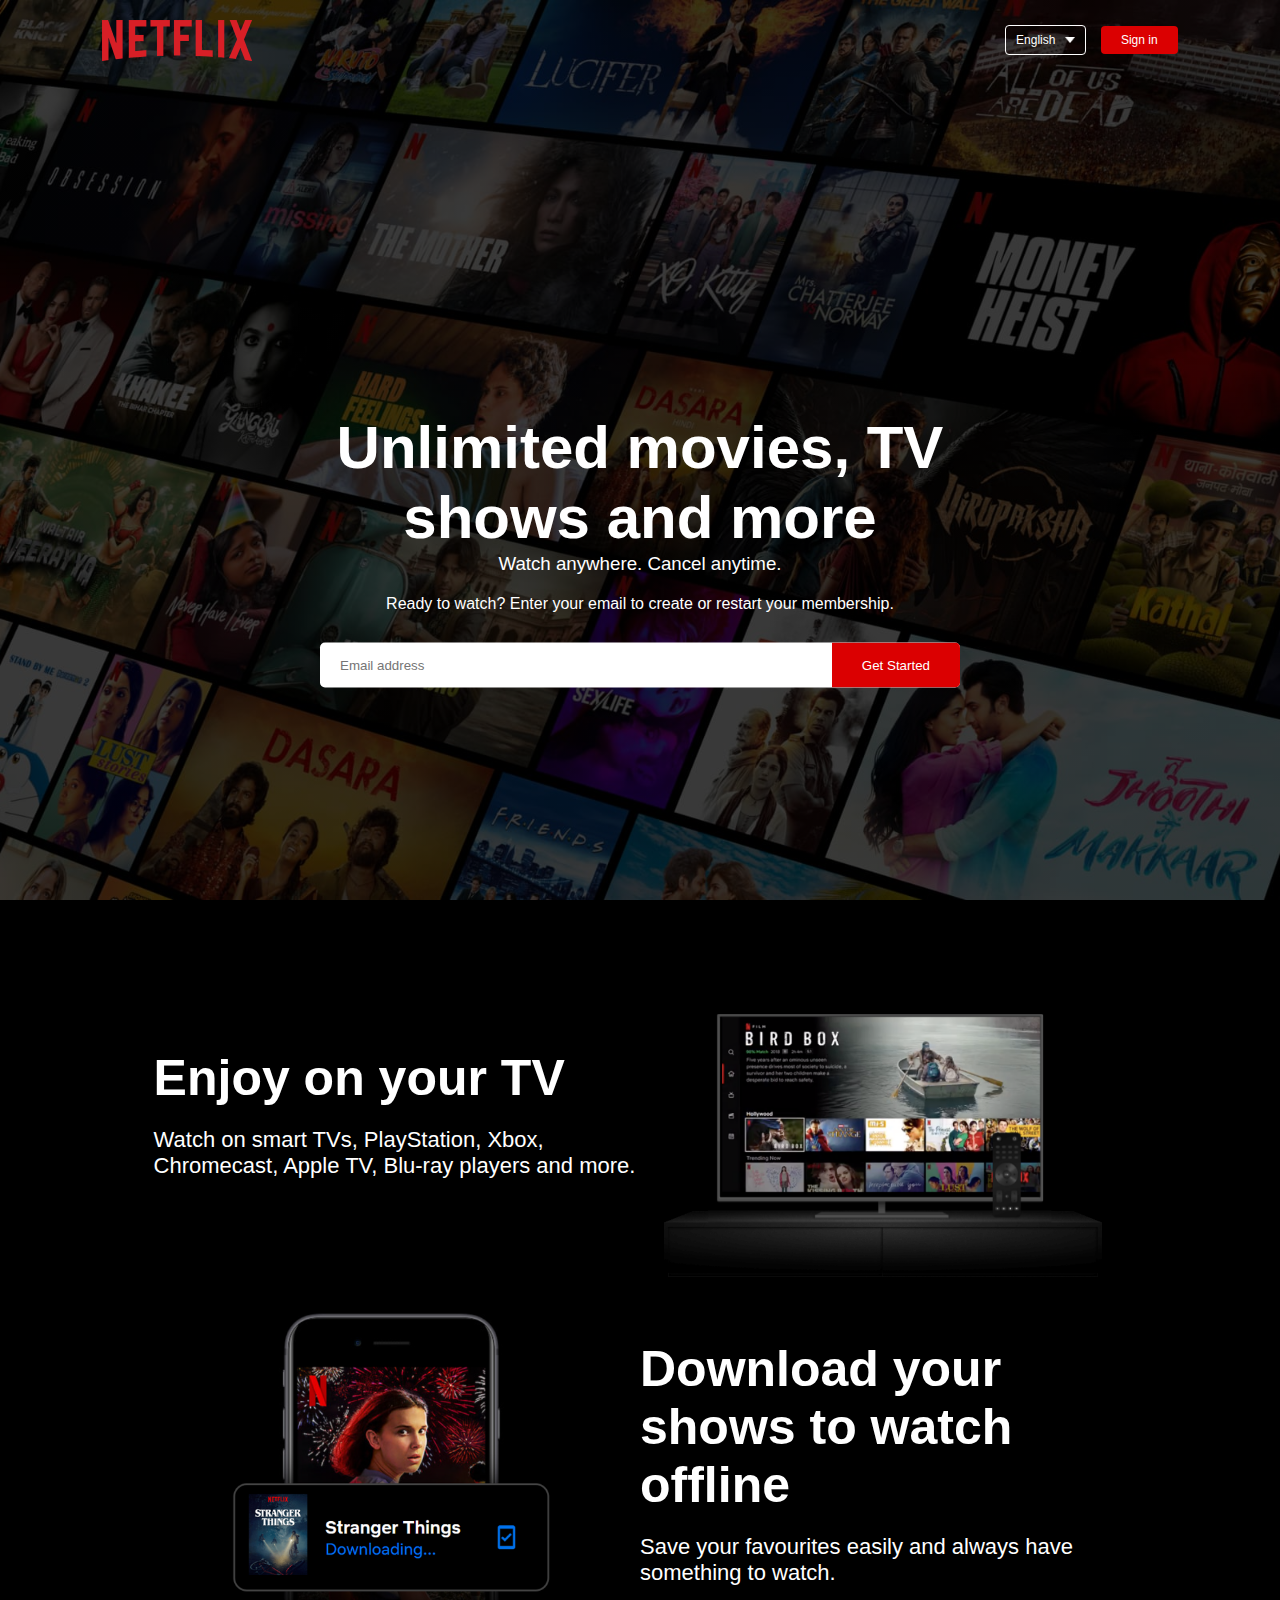
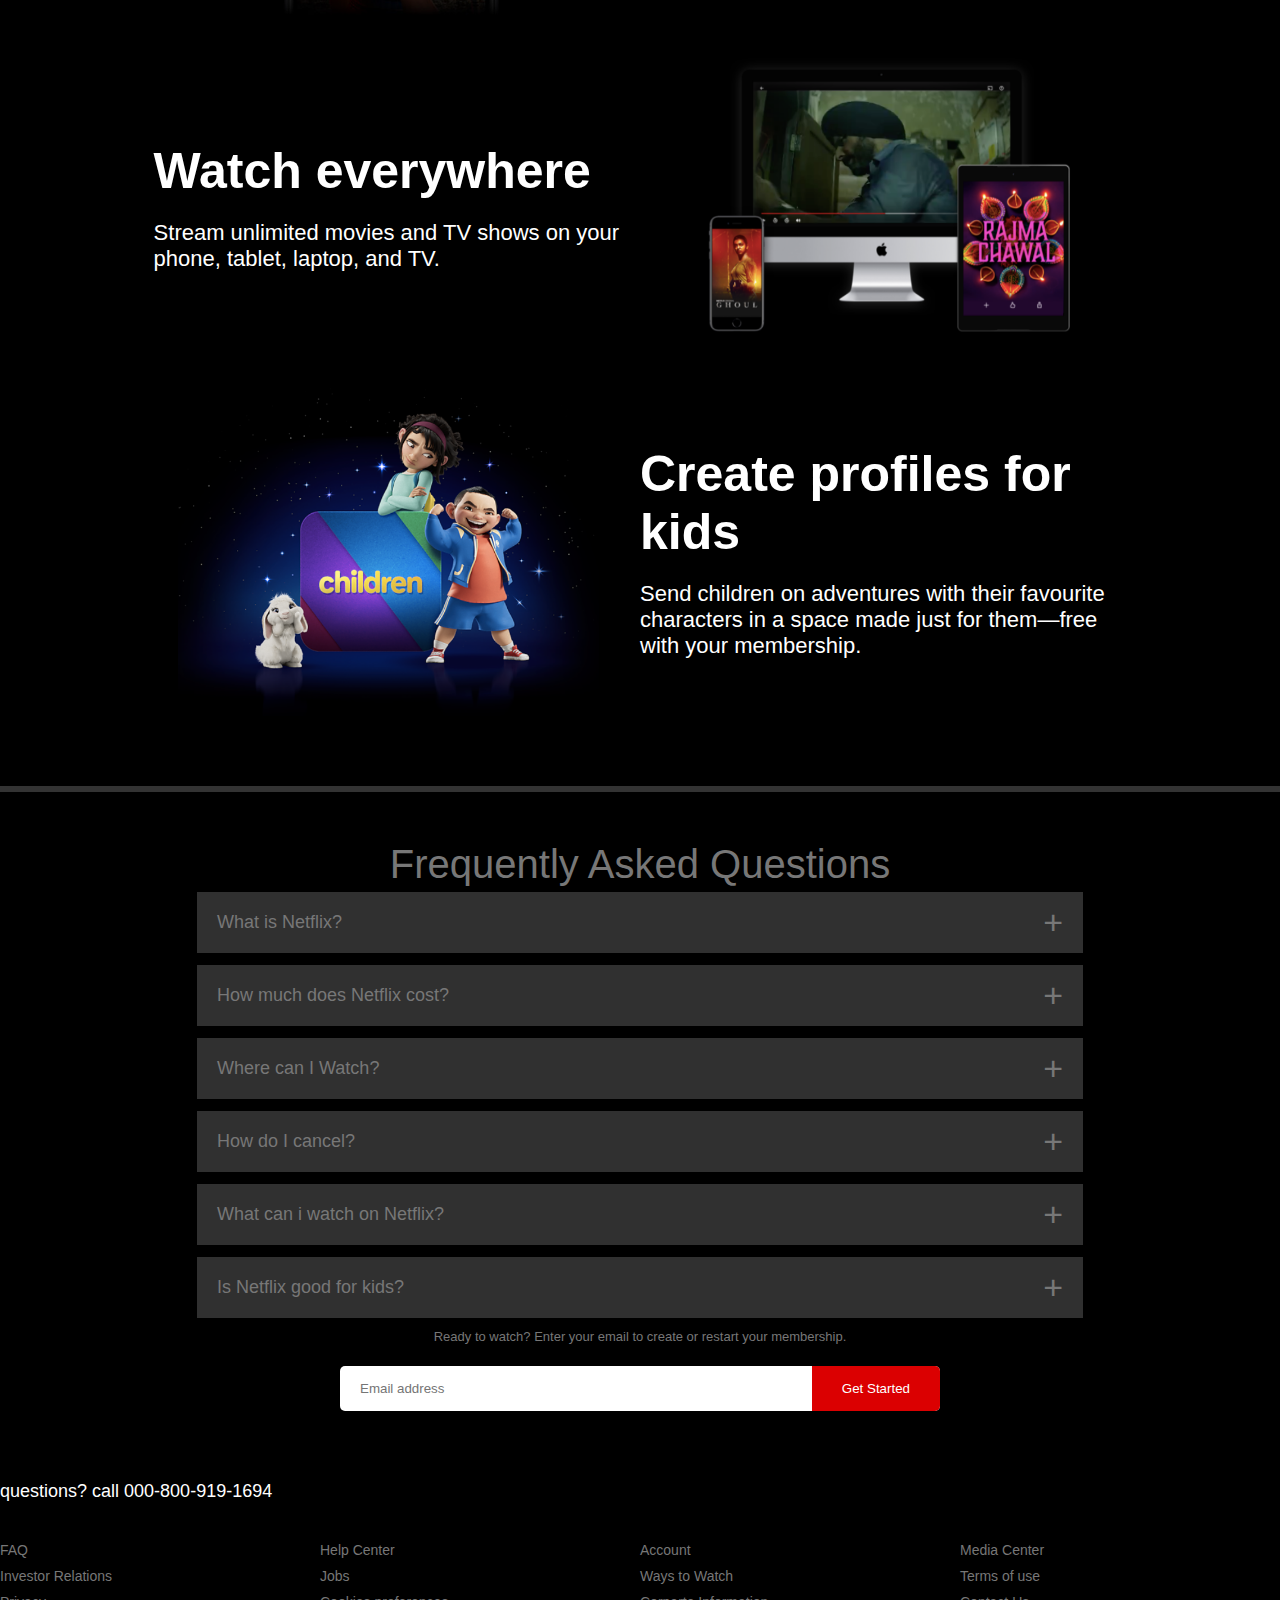
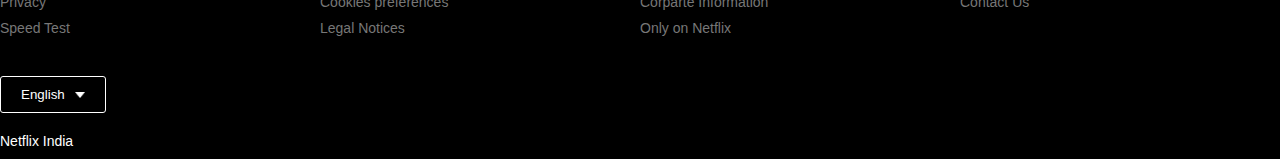
<file: index.html>
<!DOCTYPE html>
<html lang="en">
<head>
    <meta charset="UTF-8">
    <meta http-equiv="X-UA-Compatible" content="IE=edge">
    <meta name="viewport" content="width=device-width, initial-scale=1.0">
    <title>Netflix clone</title>
    <link rel="stylesheet" href="style.css">
</head>
<body>
    <div class="header">
           <nav>
            <img src="images/logo.png" alt="logo" class="logo">
            <div>
                <button class="lang-btn">English <img src="images/down-icon.png"  ></button>
                <button class="sign-in1"> Sign in</button>
            </div>
           </nav>
           <div class="header-content">
            <h1>Unlimited movies, TV shows and more</h1>
            <h3>Watch anywhere. Cancel anytime. </h3>
            <p>Ready to watch? Enter your email to create or restart your membership.</p>
          <form  class="email-signup">
            <input type="email" class="email" placeholder="Email address" required>
            <button type="submit" class="but">Get Started</button>
          </form>   
        </div>
      
    </div>

    <div class="features">

          <div class="row">
                 <div class="text-col">
                        <h2>Enjoy on your TV</h2>
                        <p>Watch on smart TVs, PlayStation, Xbox, Chromecast, Apple TV, Blu-ray players and more.</p>

                    </div>
                    <div class="img-col">
                        <img src="images/feature-1.png" alt="f1">
                    </div>
            </div>
            
                    <div class="row">
                       
                        <div class="img-col">
                            <img src="images/feature-2.png" alt="f1">
                        </div>
                        <div class="text-col">
                            <h2>Download your shows to watch offline</h2>
                            <p>Save your favourites easily and always have something to watch.</p>

                        </div>
                </div>

                <div class="row">
                    <div class="text-col">
                        <h2>Watch everywhere</h2>
                        <p>Stream unlimited movies and TV shows on your phone, tablet, laptop, and TV.</p>

                    </div>
                    <div class="img-col">
                        <img src="images/feature-3.png" alt="f1">
                    </div>
               </div>
      

                <div class="row">
                    <div class="img-col">
                        <img src="images/feature-4.png" alt="f1">
                    </div>
                    <div class="text-col">
                        <h2>Create profiles for kids</h2>
                        <p>Send children on adventures with their favourite characters in a space made just for them—free with your membership.</p>

                    </div>
                   
                </div>

    </div>
    <div class="faq">
        <h2>Frequently Asked Questions</h2>
        <u1 class="accordion">
            <li>
                <input type="radio" name="accordion" id="one">
                <label for="one">What is Netflix?</label>
                <div class="content">
                    <p>
                        Netflix is a streaming service that offers a wide variety of award-winning TV shows, movies, anime, documentaries and more – on thousands of internet-connected devices.

                        You can watch as much as you want, whenever you want, without a single ad – all for one low monthly price. There's always something new to discover, and new TV shows and movies are added every week!  
                    </p>
                </div>
            </li>

            <li>
                <input type="radio" name="accordion" id="two">
                <label for="two">How much does Netflix cost?</label>
                <div class="content">
                    <p>
                        Watch Netflix on your smartphone, tablet, Smart TV, laptop, or streaming device, all for one fixed monthly fee. Plans range from ₹ 149 to ₹ 649 a month. No extra costs, no contracts.
                    </p>
                </div>
            </li>

            <li>
                <input type="radio" name="accordion" id="three">
                <label for="three">Where can I Watch?</label>
                <div class="content">
                    <p>
                        Watch anywhere, anytime. Sign in with your Netflix account to watch instantly on the web at netflix.com from your personal computer or on any internet-connected device that offers the Netflix app, including smart TVs, smartphones, tablets, streaming media players and game consoles.

You can also download your favourite shows with the iOS, Android, or Windows 10 app. Use downloads to watch while you're on the go and without an internet connection. Take Netflix with you anywhere.
                    </p>
                </div>
            </li>

            <li>
                <input type="radio" name="accordion" id="four">
                <label for="four">How do I cancel?</label>
                <div class="content">
                    <p>
                        Netflix is flexible. There are no annoying contracts and no commitments. You can easily cancel your account online in two clicks. There are no cancellation fees – start or stop your account anytime.
                    </p>
                </div>
            </li>


            <li>
                <input type="radio" name="accordion" id="five">
                <label for="five">What can i watch on Netflix?</label>
                <div class="content">
                    <p>
                        Netflix has an extensive library of feature films, documentaries, TV shows, anime, award-winning Netflix originals, and more. Watch as much as you want, anytime you want. 
                    </p>
                </div>
            </li>


            <li>
                <input type="radio" name="accordion" id="six">
                <label for="six">Is Netflix good for kids?</label>
                <div class="content">
                    <p>
                        The Netflix Kids experience is included in your membership to give parents control while kids enjoy family-friendly TV shows and films in their own space.

                        Kids profiles come with PIN-protected parental controls that let you restrict the maturity rating of content kids can watch and block specific titles you don’t want kids to see. 
                    </p>
                </div>
            </li>
        </u1>
        <small>
            Ready to watch? Enter your email to create or restart your membership.
        </small>
        <form  class="email-signup">
            <input type="email" class="email" placeholder="Email address" required>
            <button type="submit" class="but">Get Started</button>
          </form> 
    </div>
    <div class="footer">

        <h2>
            questions? call 000-800-919-1694
        </h2>
        <div class="row">
            <div class="col">
                <a href="#">FAQ</a>
                <a href="#">Investor Relations</a>
                <a href="#">Privacy</a>
                <a href="#">Speed Test</a>
            </div>
            
            <div class="col">
                <a href="#">Help Center</a>
                <a href="#">Jobs</a>
                <a href="#">Cookies preferences</a>
                <a href="#">Legal Notices</a>
            </div>

            <div class="col">
                <a href="#">Account</a>
                <a href="#">Ways to Watch</a>
                <a href="#">Corparte Information</a>
                <a href="#">Only on Netflix</a>
            </div>

            <div class="col">
                <a href="#">Media Center</a>
                <a href="#">Terms of use</a>
                <a href="#">Contact Us</a>
            </div>
        </div>
        <button class="lang-btn">English <img src="images/down-icon.png"  ></button>
        <p class="copy">
            Netflix India
        </p>
    </div>
</body>
</html>
</file>
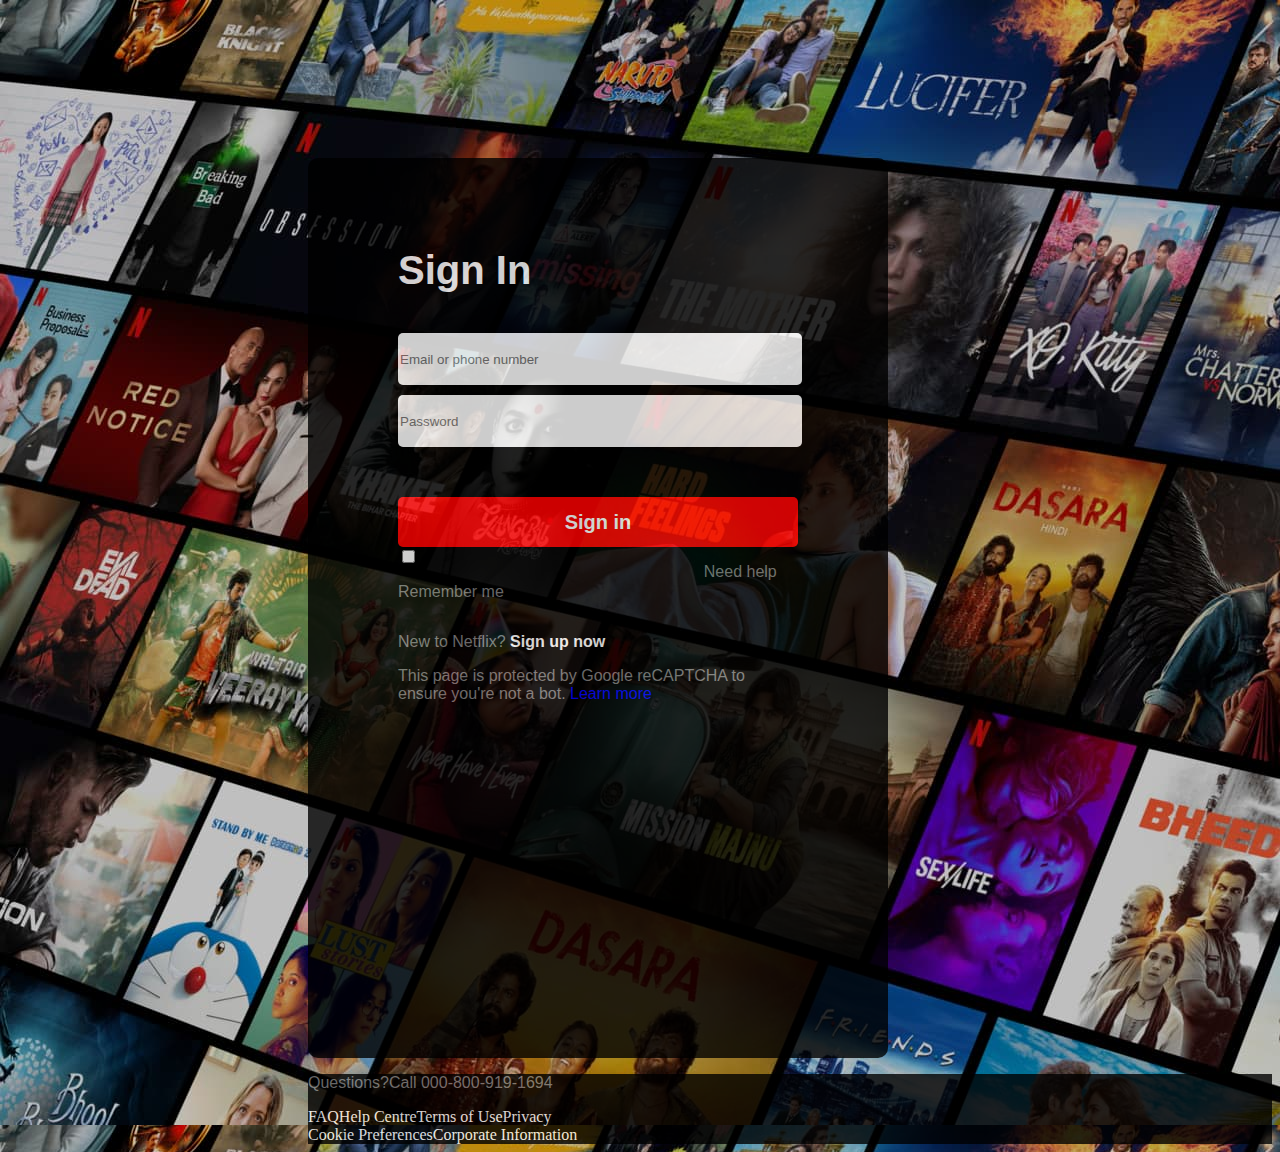
<file: signin.html>
<!DOCTYPE html>
<html lang="en">
<head>
    <meta charset="UTF-8">
    <meta http-equiv="X-UA-Compatible" content="IE=edge">
    <meta name="viewport" content="width=device-width, initial-scale=1.0">
    <title>signin</title>
    <style>
   .bg{
    background-image: url("images/bg\ image.jpg");
  padding-left: 300px;
  padding-top: 150px;
  
}
   .learn{
    color: blue;
   }
   .sign-in{
    background-color: rgb(0, 0, 0);
    border-radius: 10px;
    height: 800px;
    width: 400px;
    padding-right: 90px;
    padding-left: 90px;
    padding-top: 50px;
    padding-bottom: 50px;
   opacity: 0.8;

   }
   .sign1{
    color: rgb(255, 255, 255);
    font-size: 40px;
    font-weight: bold;
    font-family:  Helvetica, sans-serif;
   }
   .check{
    display: flex;
   }
   .email1{
    width: 400px;
    height: 50px;
    border-style: none;
    border-radius: 5px;
   margin-bottom: 10px;
   
   }
   .pass1{
    width: 400px;
    height: 50px;
    border-style: none;
    border-radius: 5px;
    margin-bottom: 50px;
   
   }
   .but-sign{
    width: 400px;
    height: 50px;
    border-style: none;
    border-radius: 5px;
    background-color: red;
    color: white;
    font-family: Helvetica;
    font-size: 20px;
    font-weight: bold;
   
    
   
   }
   .check{
    display: inline-flex;
    flex-direction: row;
    flex: 1fr;
   
   }
   .let{
    width: 350px;
   }
   p{
    color: gray;
    font-family: Helvetica;
   }
   strong{
    color: white;
    font-size: 16px;
    font-weight: 900;
   }
   a{
    text-decoration: none;
   }
  .help{
   padding-left: 200px;
  }
  .rm{
    padding-top: 20px;
  }
  footer{
    background-color: black;
    color: white;
    opacity: 0.8;
    width: 1fr;
    height: 1f;
  }
   
    </style>
</head>
<body class="bg">
    <div class="sign-in">
                    <div class="top">
                        <div class="sign1">
                            <p class="sign1"> Sign In</p>

                        </div>
                        <div class="email" class="email">
                            <input type="text" placeholder="Email or phone number" class="email1">
                        </div>
                        <div class="pass" class="pass">
                            <input type="text" placeholder="Password" class="pass1">
                        </div>
                        <div class="button">
                            <button class="but-sign">Sign in</button>
                        </div>
                        <div class="check" >
                            <div><input type="checkbox" class="rm" ><p> Remember me</p> </div>
                            <div class="help">   <p>Need help</p></div>
                            
                          
                        </div>
                        
                        
      </div>
      <div class="descr">
                        <p>New to Netflix? <a href="a" target="_blank"> <strong> Sign up now</strong></a></p>
                        <p class="let">
                            This page is protected by Google reCAPTCHA to
                            ensure you're not a bot. <a href="a" class="learn">Learn more</a>
                        </p>
      </div>

      
    </div>
    <footer class="footer">
        <p>Questions?Call 000-800-919-1694</p>
        <div>
            <table>
                <tr>FAQ</tr>
                <tr>Help Centre</tr>
                <tr>Terms of Use</tr>
                <tr>Privacy</tr>
            </table>
            <table class="tab-2"> 
                <tr>Cookie Preferences</tr>
                <tr>Corporate Information</tr>
            </table>
        </div>

    </footer>
</body>
</html>
</file>
<file: style.css>
*{  font-family: 'poppins', Helvetica;
    box-sizing: border-box;
    padding: 0;
    margin: 0;
}
body{
    background: #000;
    color:#fff;
}
.header{
    width: 100%;
    height: 100vh;
    background-image: linear-gradient(rgba(0,0,0,0.7),rgba(0,0,0,0.7)),
    url(images/bg\ image.jpg);
    background-size: cover;
    background-position: center;
    padding: 10px 8%;
    position: relative;
}

nav{
    display: flex;
    align-items: center;
    justify-content: space-between;
    padding: 10px 0;
}
nav button{
    border: 0;
    outline: 0;
    background: #db0001;
    color: #fff;
    padding: 7px 20px;
    font-size: 12px;
    border-radius: 4px;
    margin-left: 10px;
    cursor: pointer;
}
.logo{
    width: 150px;
    cursor: pointer;
    
}
.lang-btn{
    display: inline-flex;
    align-items: center;
    background: transparent;
    border: 1px solid #fff;
    padding: 7px 10px;
}
.lang-btn img{
    width: 10px;
    margin-left: 10px;
}
.header-content{
    position: absolute;
    top: 50%;
    left: 50%;
    transform: translate(-50%,-50%);
    text-align: center;
    margin-top: 100px;
}
.header-content h1{
    font-size: 60px;
    line-height: 70px;
    font-weight: 600;
    max-width: 650px;
}
.header-content h3{
    font-weight: 400;
    margin-bottom: 20px;
}

.email-signup{
    background-color: #fff;
    border-radius: 5px;
    display: flex;
    align-items: center;
    margin-top: 30px;
    overflow: hidden;
}
.email-signup input{
    flex: 1;
    border: 0;
    outline: 0;
    margin-left: 20px;
   
}
.email-signup button{
    background-color: #db0001;
    border: 0;
    outline: 0;
    color: #fff;
    padding: 15px 30px;
   margin-left: 20px;
}
.features{
   padding: 50px 12%;
   font-size: 22px;
}
.row{
    display: flex;
    width: 100%;
    align-items: center;
    flex-wrap: wrap;
    padding: 50px o;
}
.text-col{
    flex-basis: 50%;
    margin-bottom: 20px;
   
}
.img-col{
    flex-basis: 50%;
    margin-bottom: 20px;
}
.img-col img{
    display: block;
    width: 90%;
    margin: auto;
}
.features h2{
    font-size: 50px;
    font-weight: 600;
    margin-bottom: 20px;
    
}

.faq{
    padding: 10px 12%;
    text-align: center;
    font-size: 18px;
}
.faq h2{
    font-weight: 500;
    font-size: 40px;
}

.accordion{
    margin: 60px auto;
    width: 100%;
    max-width: 750px;

}
.accordion li{
    list-style: none;
    width: 100%;
    padding: 5px;
}
.accordion li label{
    display: flex;
    align-items: center;
    padding: 20px;
    font-size: 18px;
    font-weight: 500;
    background: #303030;
    margin-bottom: 2px;
    cursor: pointer;
    position: relative;
}
label::after{
    content: '+';
    font-size: 34px;
    position: absolute;
    right: 20px;
    transition: transform 0.5s;
}
input[type="radio"]
{
    display: none;
}

.accordion .content{
    
    background: #303030;
   
    text-align: left;
    padding: 0 20px;
    max-height: 0;
    overflow: hidden;
    transition: max-height 0.5s,padding 0.5s;
}

.accordion input[type="radio"]:checked + label + .content{
    max-height: 600px;
    padding: 30px 20px;
}
.accordion input[type="radio"]:checked + label ::after{
   transform: rotate(135deg); 
}
.accordion input:hover{
    background-color: #858282;
    transition: transform 0.5s;
}
.faq .email-signup{
    margin-top: 30px;
    max-width: 600px;
    margin: 20px auto 60px;
}
.faq small{
   
font-size: 13px;

}
.faq{
    padding: 50px 15% 10px;
    border-top: 6px solid #333;
    color: #777;
}
.sign-in1{
    text-decoration: none;
    color: #fff;
    }
    


.footer h2{
    font-size: 18px;
    font-weight: 400;
    margin-bottom: 30px;
}
.footer .col{
    flex-basis: 25%;
    flex-grow: 1;
    margin-bottom: 20px;
}
.footer .col a{
    display: block;
    text-decoration: none;
    color: #777;
    font-size: 14px;
    margin-bottom: 10px;

}
.footer .row{
    align-items: flex-start;
    padding: 10px 0;
}
.footer .lang-btn{
    color: #fff;
    padding: 10px 20px;
    border-radius: 3px;
}
.copy{
    font-size: 14px;
    margin-top: 20px;
    margin-bottom: 10px;
}

@media only screen and (max-width:600px)
{

    .logo{
        width: 100px;
    }
    nav button{
        padding: 5px 10px;
    }

    .header-content{
        position: unset;
        transform: none;
        padding-top: 150px;

    }
    .header-content h1{
        font-size: 30px;
    }
    .email-signup button{
        font-size: 12px;
        padding: 10px 15px;

    }

    .text-col, .img-col{
        flex-basis: 100%;

    }
    .features h2{
        font-size: 30px;
    }
    .features p{
        font-size: 15px;
    }
    .row:nth-child(2), .row:nth-child(4){
        flex-direction: column-reverse;
    }
    .features .row{
        padding: 10px 0;
    }
    .faq h2{
        font-size: 20px;
        color: #fff;

    }
    .accordion .content{
        font-size: 14px;
        color: #fff;
    }
    .accordion li label{
        color: #fff;
        padding: 10px;
        font-size: 14px;
    }
    label::after{
        font-size: 22px;
    }
    .footer{
       
        padding: 100px;
       
    }
    .footer h2{
       flex-basis: 100%;
    }
}
</file>
